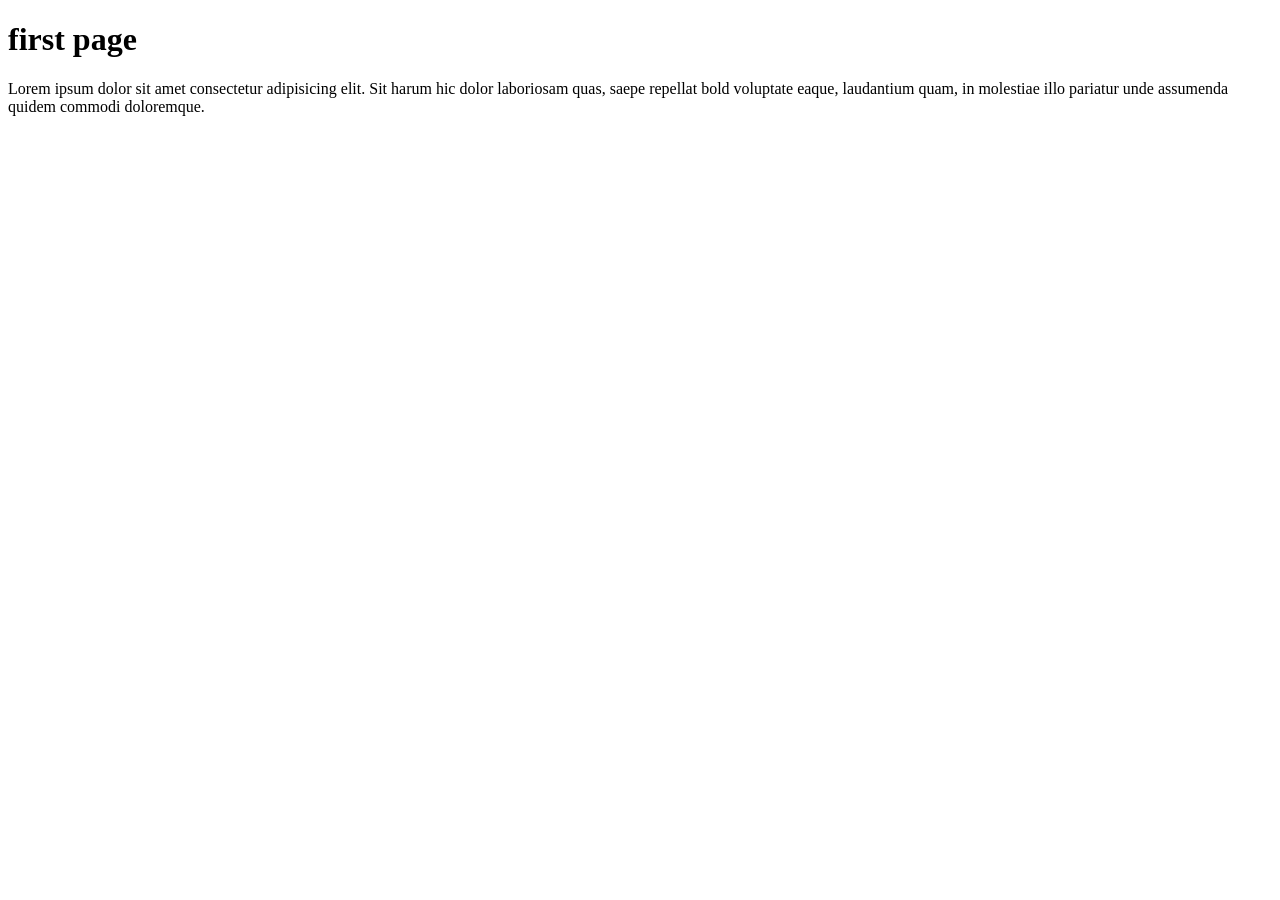
<file: HTML/image copy/index.html>
<!DOCTYPE html>
<html lang="en">
<head>
    <meta charset="UTF-8">
    <meta name="viewport" content="width=device-width, initial-scale=1.0">
    <title>heaven for programmers</title>
</head>
<body>
    <h1>first page</h1> 
    <!-- used to capitalize the  main heading -->
     <p>Lorem ipsum dolor sit amet consectetur adipisicing elit. Sit harum hic dolor laboriosam quas, saepe repellat bold voluptate eaque, laudantium quam, in molestiae illo pariatur unde assumenda quidem commodi doloremque.</p>
    
</body>
</html>
</file>
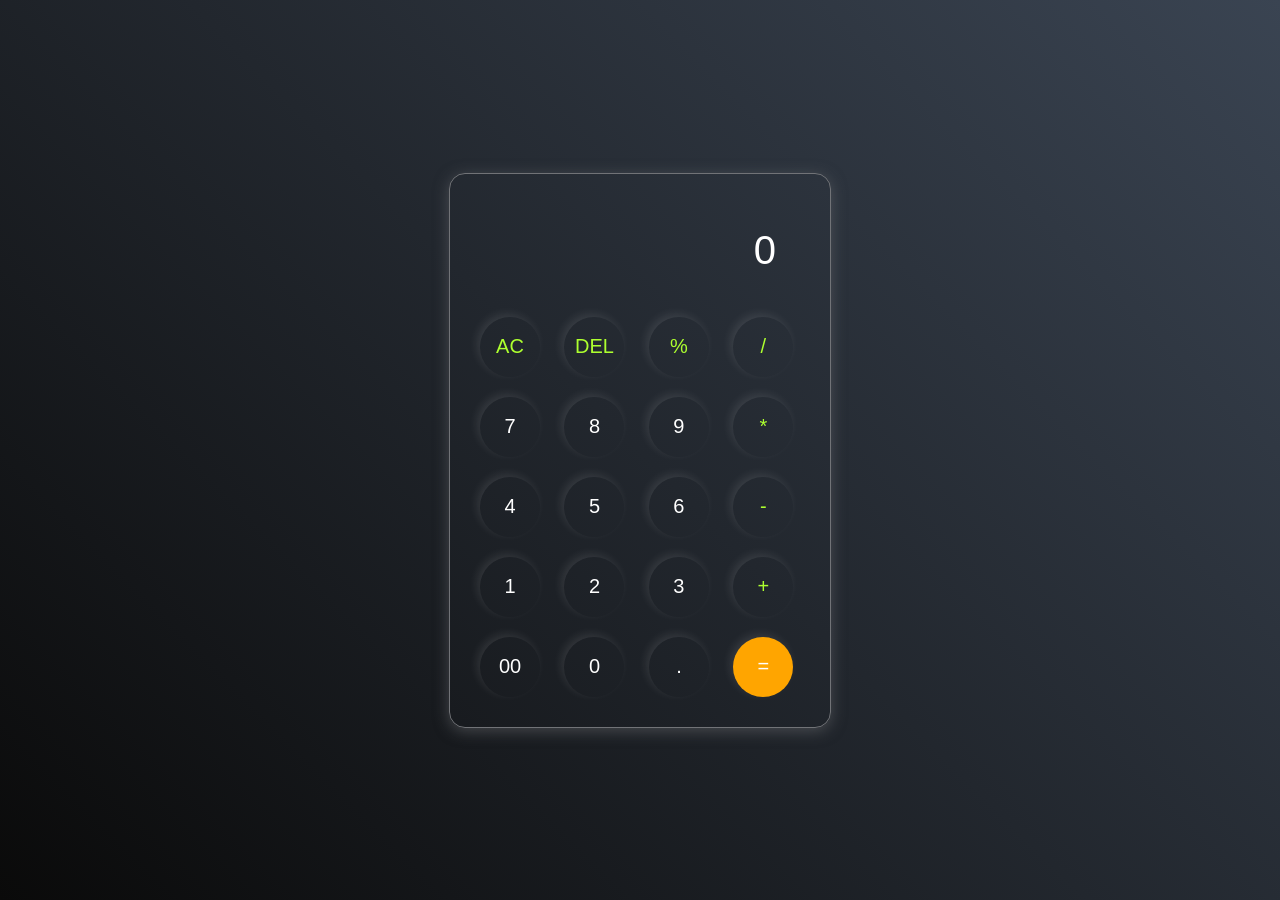
<file: HTML/calcltr.html>
<!DOCTYPE html>
<html lang="en">
<head>
    <meta charset="UTF-8">
    <meta name="viewport" content="width=device-width, initial-scale=1.0">
    <title>Calculator</title>

    <style>

        *{
            margin: 0;
            padding: 0;
            box-sizing: border-box;
            font-family: sans-serif;
        }
        body{
            width: 100%;
            height: 100vh;
            display: flex;
            justify-content: center;
            align-items: center;
            background: linear-gradient(45deg, #0a0a0a, #3a4452);
        }
        #kaal{
            border: 1px solid #717377;
            padding: 20px;
            border-radius: 16px;
            background: transparent;
            box-shadow: 0px 3px 15px rgba(113,115,119,0.5);
        }

        .input{
            width: 320px;
            border: none;
            outline: none;
            padding: 24px;
            margin: 10px;
            background: transparent;
            color: white;
            font-size: 40px;
            text-align: right;
        }

        .input::placeholder{
            color: white;
        }

        button{
            border: none;
            width: 60px;
            height: 60px;
            margin: 10px;
            border-radius: 50%;
            background: transparent;
            color: white;
            font-size: 20px;
            cursor: pointer;
            box-shadow: -3px -3px 10px rgba(255,255,255,0.1);
            transition: 0.2s;
        }

        button:hover{
            background-color: rgba(255,255,255,0.1);
        }

        .operator{
            color: greenyellow;
        }

        .equal{
            background-color: orange;
            color: white;
        }

        .equal:hover{
            background-color: darkorange;
        }

    </style>

</head>

<body>

    <div id="kaal">

        <input type="text" class="input" placeholder="0" id="display">

        <div>
            <button class="operator">AC</button>
            <button class="operator">DEL</button>
            <button class="operator">%</button>
            <button class="operator">/</button>
        </div>

        <div>
            <button>7</button>
            <button>8</button>
            <button>9</button>
            <button class="operator">*</button>
        </div>

        <div>
            <button>4</button>
            <button>5</button>
            <button>6</button>
            <button class="operator">-</button>
        </div>

        <div>
            <button>1</button>
            <button>2</button>
            <button>3</button>
            <button class="operator">+</button>
        </div>

        <div>
            <button>00</button>
            <button>0</button>
            <button>.</button>
            <button class="equal">=</button>
        </div>

    </div>
    <script src="calcltr.js"></script>

</body>
</html>
</file>
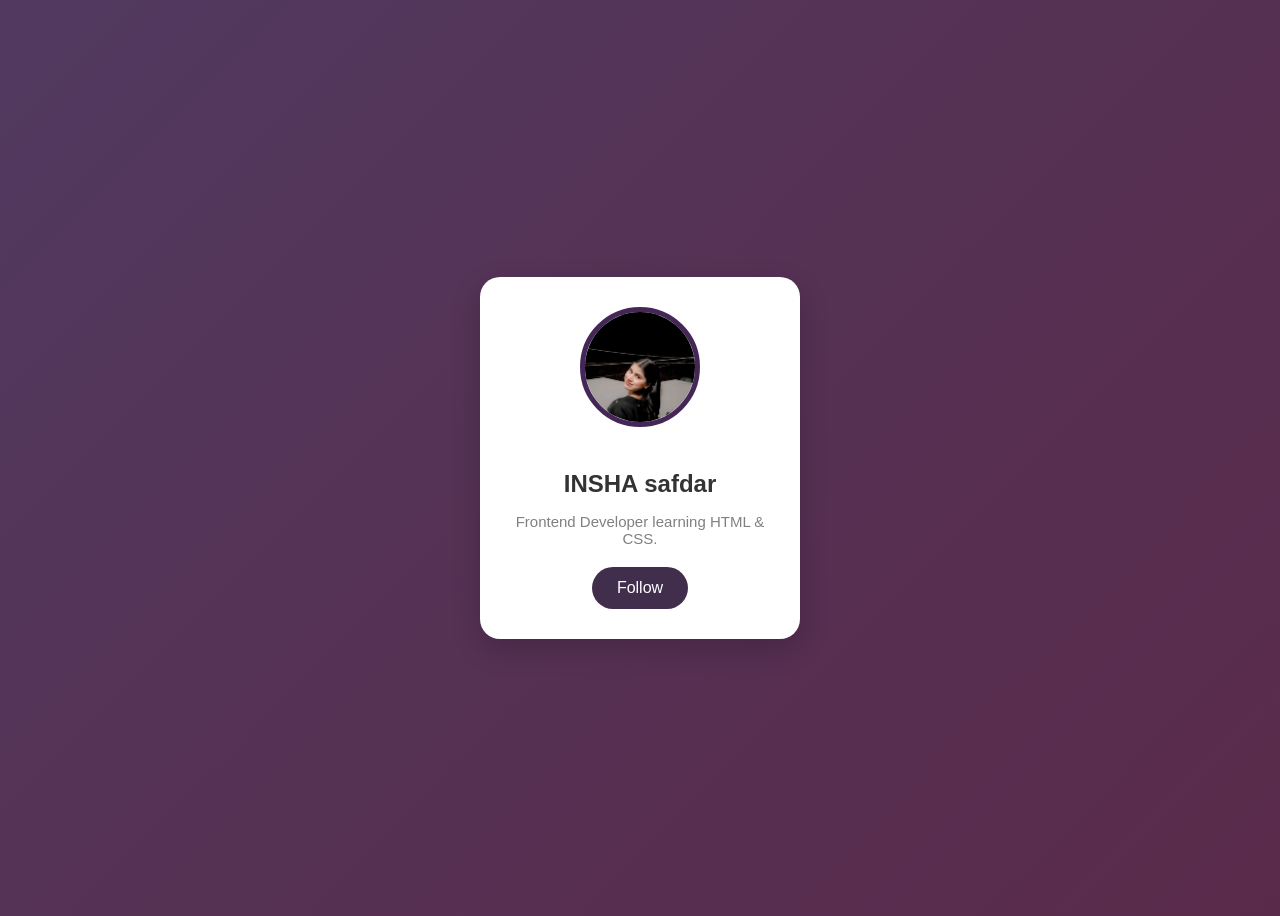
<file: HTML/new.html>
<!DOCTYPE html>
<html lang="en">
<head>
  <meta charset="UTF-8" />
  <meta name="viewport" content="width=device-width, initial-scale=1.0"/>
  <title>Profile Card UI</title>

  <style>

    *{
        /* *used to select all the elements in the page and apply the same styles to them */

      box-sizing:border-box;
      font-family:sans-serif;
    }
    body{
      height:100vh;
      /* vh is used to set the height of the element to 1% of the viewport height */
      display:flex;
      align-items:center;
      justify-content:center;
      /* justify centre is used to center the content horizontally in the container */
      background:linear-gradient(135deg,#51395f,#5a2a4a);
    }
    .card{
      width:320px;
      background:white;
      border-radius:20px;
      /* padding is bascially used to create space between the content and the border of the element */
      padding:30px;
      text-align:center;
      box-shadow:0 10px 30px rgba(0,0,0,0.2);
      transition:0.4s;
    }
    .profile-img{
      width:120px;
      height:120px;
      border-radius:50%;
      object-fit:cover;
      border:5px solid #452757;
      margin-bottom:20px;
    }

    h2{
      color:#333;
      margin-bottom:10px;
    }

    p{
      color:gray;
      font-size:15px;
      margin-bottom:20px;
    }

    .btn{
      display:inline-block;
      text-decoration:none;
      background:#412e4c;
      color:white;
      padding:12px 25px;
      border-radius:30px;
      transition:0.3s;
    }

    .btn:hover{
      background:#3d2950;
    }

  </style>

</head>
<body>

  <div class="card">

    <img 
      src="image copy/atqawal.jpeg" 
      class="profile-img"
    >

    <h2> INSHA safdar</h2>

    <p>
     Frontend Developer learning HTML & CSS.
    </p>

    <a href="#" class="btn">
      Follow
    </a>

  </div>

</body>
</html>
</file>
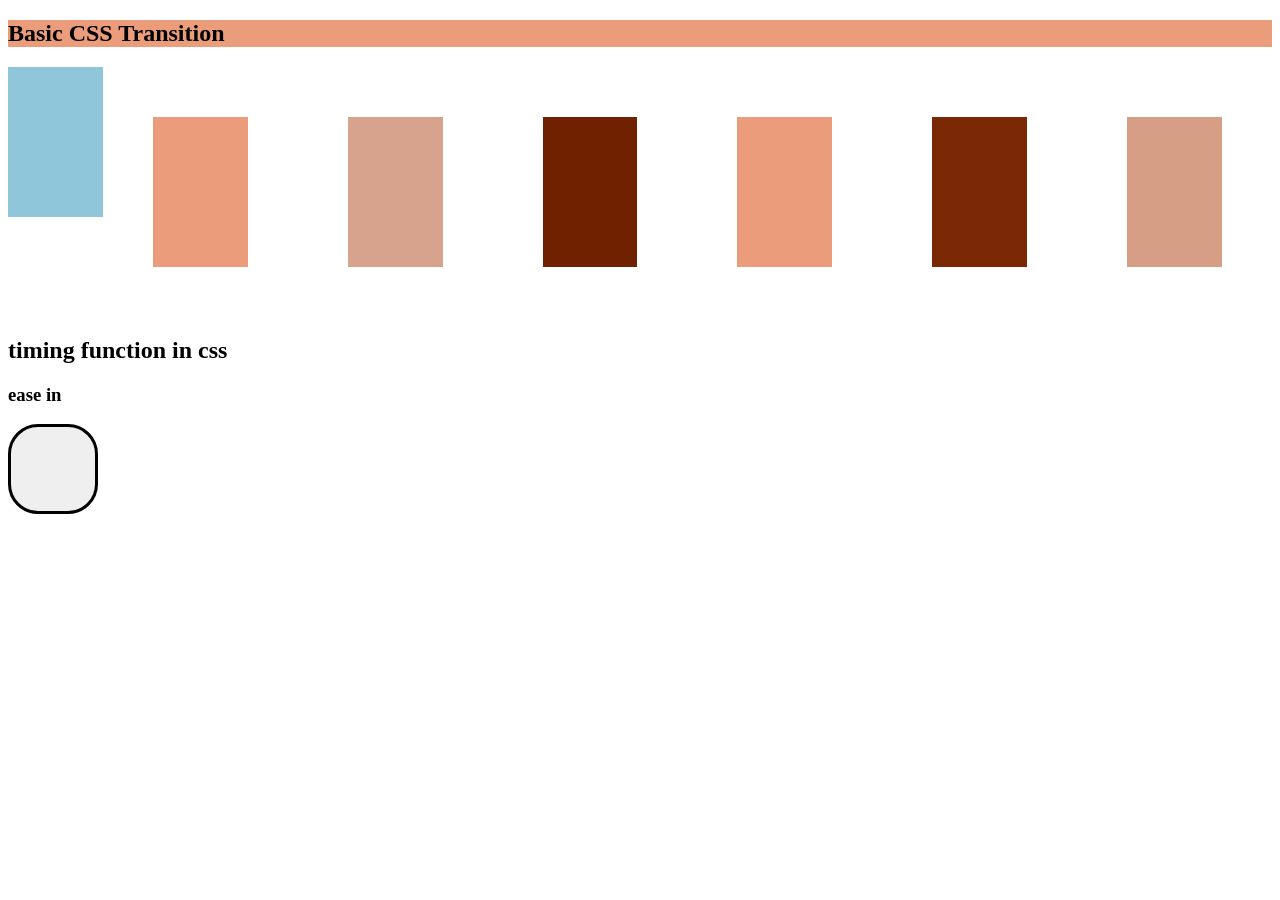
<file: HTML/transitionprp.html>
<!DOCTYPE html>
<html lang="en">
<head>
  <meta charset="UTF-8">
  <title> Transitions in css</title>
  <style>
    .box {
      width: 200px;
      height: 150px;
      /* original cola */
      background: rgb(143, 198, 217);
    

      transition-duration: 2s;
    }
    .box:hover {
      width: 300px;
      height: 300px;
      /* pichko cola */
      background: rgb(141, 216, 111);
      /* when hover it will enlarge the same way as duration in transition has been given */
    }
    .dibba{
        background-color: rgb(235, 157, 123);
    }
    .a{
         width: 200px;
         height: 150px;
         margin: 50px;
         background-color: rgb(235, 157, 123);

    }
    .a:hover{
        transform: translate(100px);
        /* it will move forward */
        transition: 2s;
    }
    .b{
         width: 200px;
         height: 150px; 
         margin: 50px;
         background-color: rgb(215, 163, 141);

    }
    .b:hover{
        transform:rotate(360deg) ;
        /* rotation of the whole */
        transition:2s ;
    }
    .c{
         width: 200px;
         height: 150px;
         margin: 50px;
         background-color: rgb(112, 34, 0);

    }
    .c:hover{
        transform:rotateX(360deg) ;
        /* flip vertically */
        transition:2s ;
    }
    .d{
         width: 200px;
         height: 150px;
         margin: 50px;
         background-color: rgb(235, 157, 123);

    }
    .d:hover{
        transform:rotateY(360deg) ;
        /* flip horizontally */
        transition:2s ;
    }
    .e{
         width: 200px;
         height: 150px;
         margin: 50px;
         background-color: rgb(122, 39, 3);

    }
    .e:hover{
        transform:scale(1.5) ;
        /* enlarge */
        transition:2s ;
    }
    .f{
      width: 200px;
      height: 150px;
      margin: 50px;
      background-color: rgb(215, 158, 134);
    }
    .f:hover{
      transform: skew(30deg);
      /* inclind pull */
      transition: 2s;
    }
    .baap{
      display: flex;
    }
    .button{
      width: 90px;
      height: 90px;
      border-radius: 30px;
      border: solid;
    }
    .button:hover {
    background-color: rgb(162, 98, 98);
    padding: 20px;
    /* starts slow then biru bhagy ga */
    transition: ease-in;
    transition-duration: 3s;
   }
  </style>
</head>
<body>
  <h2 class="dibba">Basic CSS Transition</h2>
  <div class="baap">
    <div class="box"></div>
  <div class="a"></div>
  <div class="b"></div>
  <div class="c"></div>
  <div class="d"></div>
  <div class="e"></div>
  <div class="f"></div>
  </div>
  <h2>timing function in css</h2>
  <h3>ease in</h3>
  <button class="button"></button>
</body>
</html>
</file>
